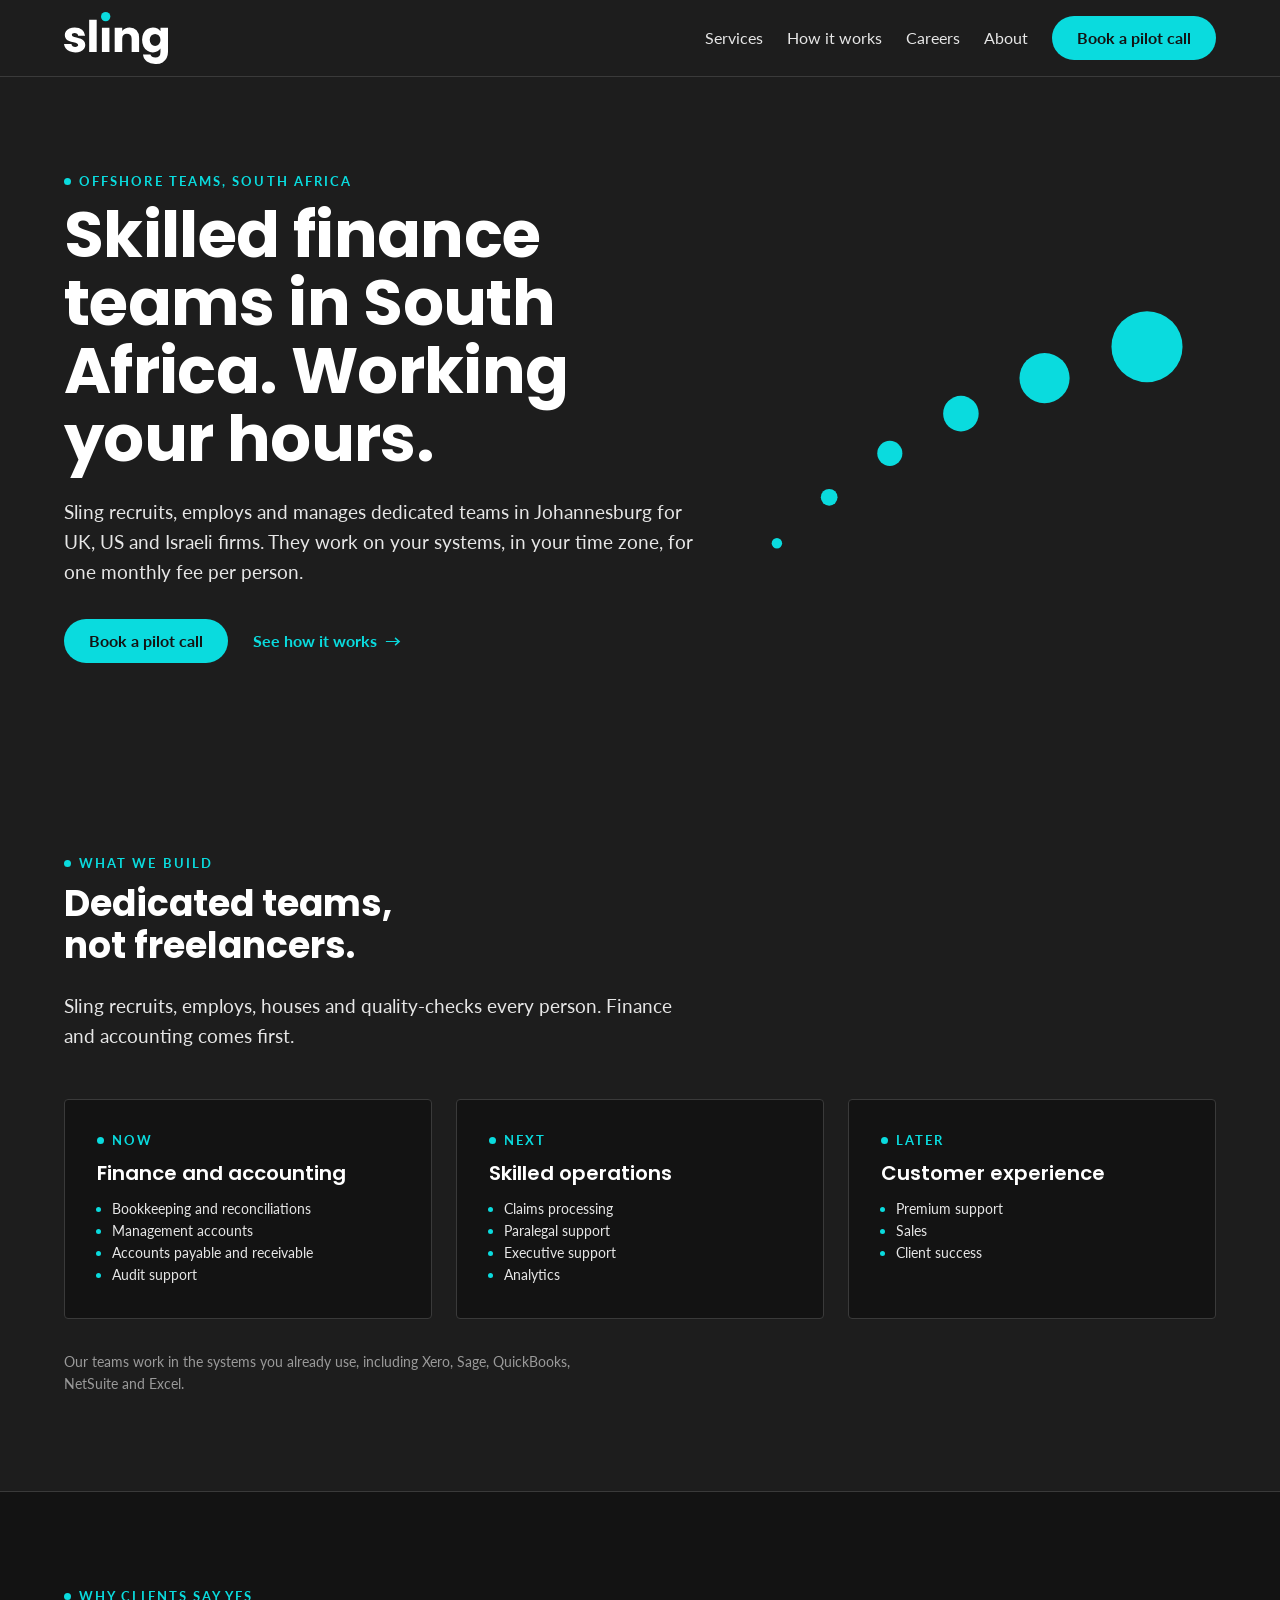
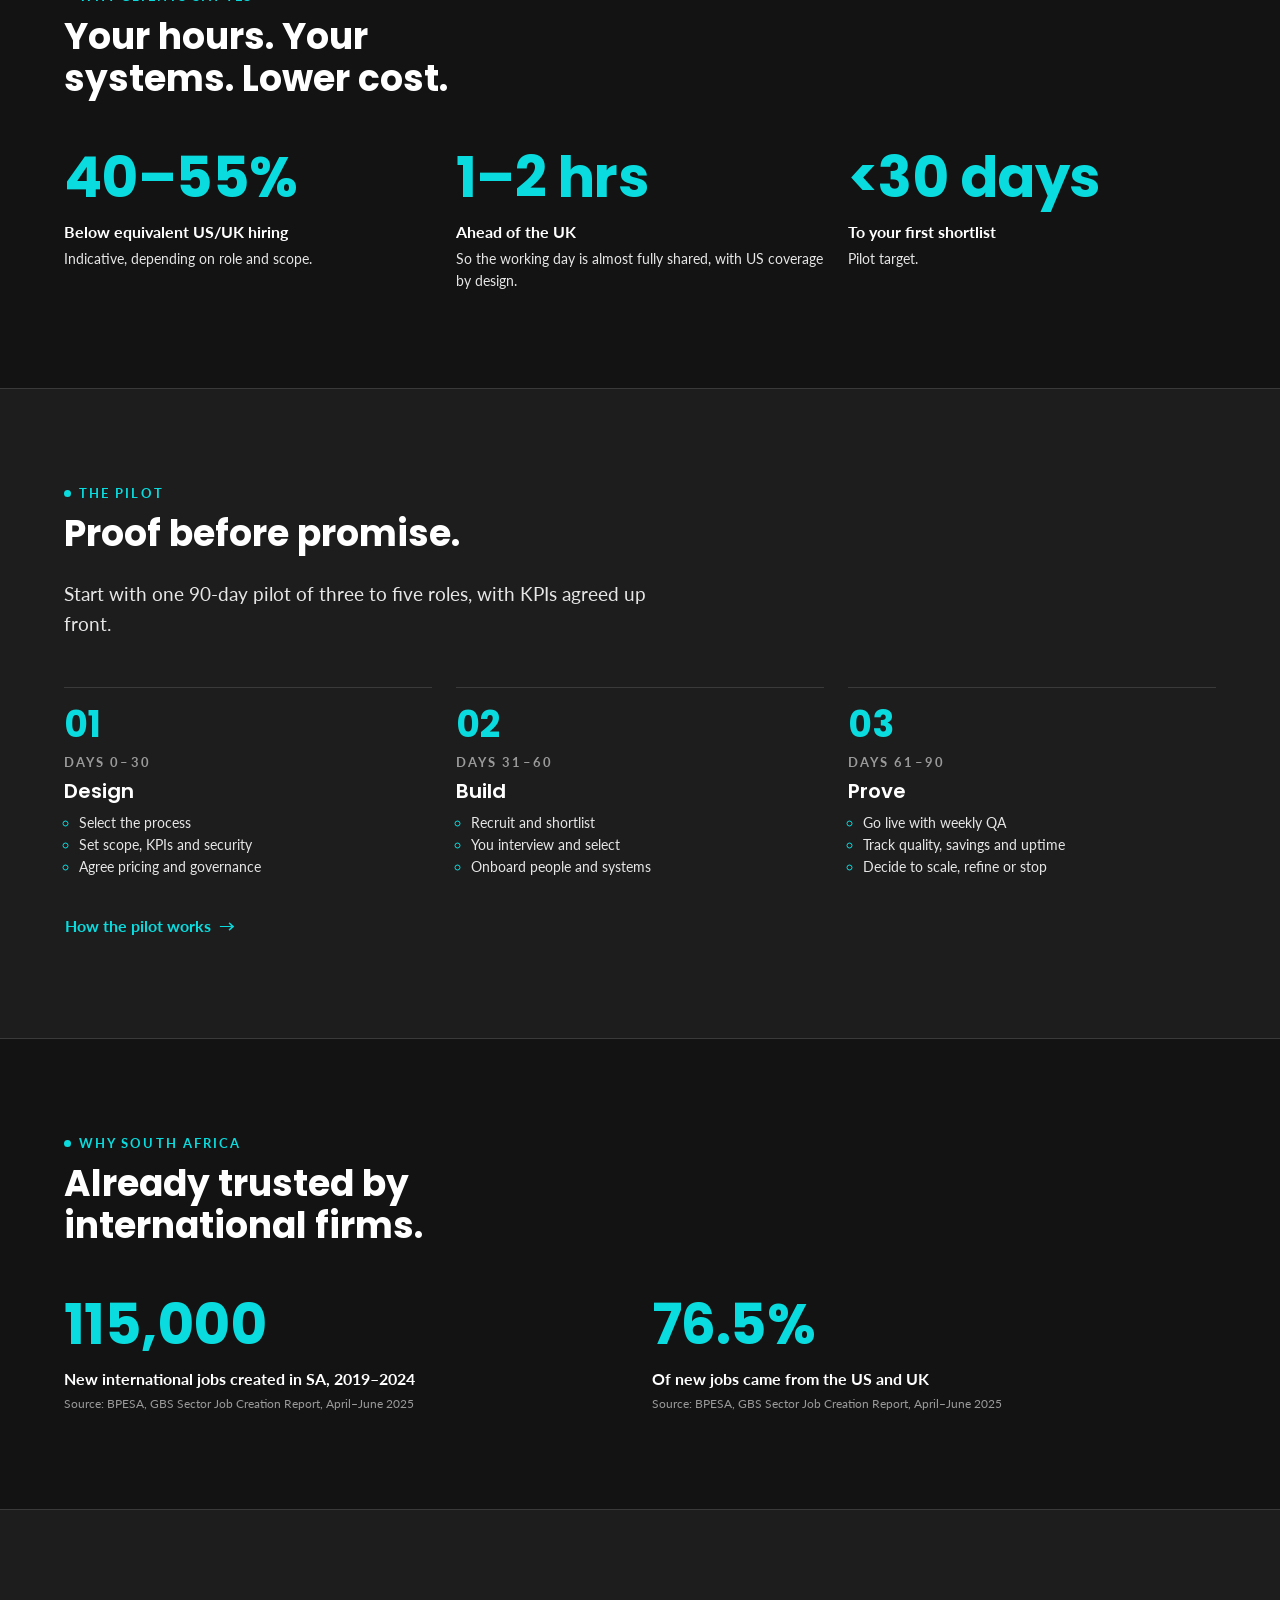
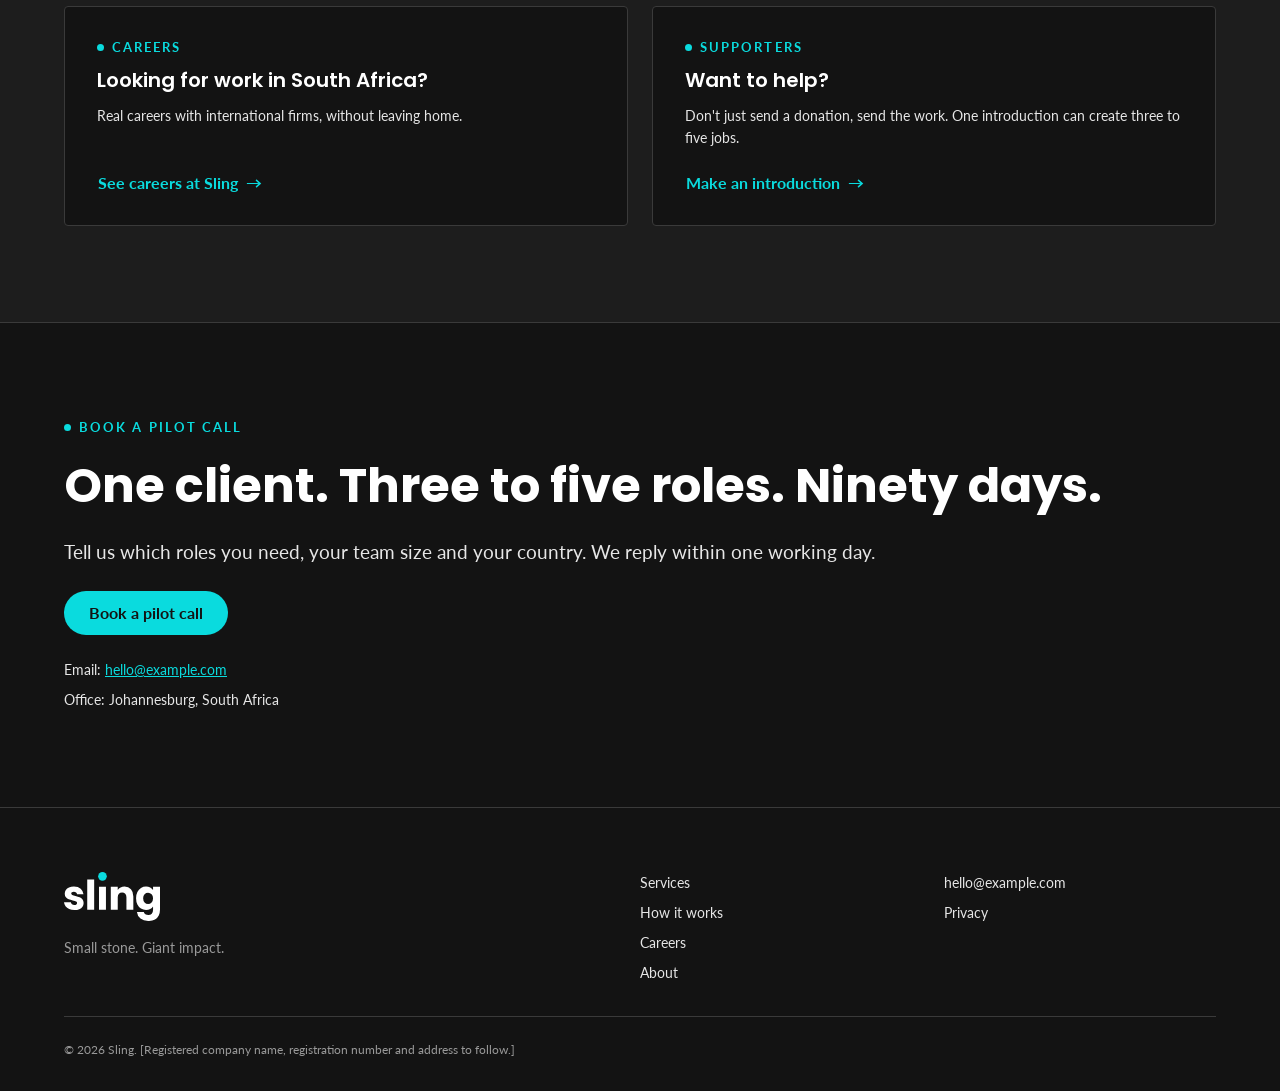
<file: site/index.html>
<!doctype html>
<html lang="en-GB" data-theme="dark">
<head>
  <meta charset="utf-8">
  <meta name="viewport" content="width=device-width, initial-scale=1">
  <title>Sling: skilled finance teams in South Africa</title>
  <meta name="description" content="Dedicated, managed finance and accounting teams in South Africa for UK, US and Israeli firms. Start with one 90-day pilot.">
  <link rel="icon" href="assets/favicon.svg" type="image/svg+xml">
  <link rel="preconnect" href="https://fonts.googleapis.com">
  <link rel="preconnect" href="https://fonts.gstatic.com" crossorigin>
  <link rel="stylesheet" href="https://fonts.googleapis.com/css2?family=Poppins:wght@600;700&family=Lato:ital,wght@0,400;0,700;1,400&display=swap">
  <link rel="stylesheet" href="css/tokens.css">
  <link rel="stylesheet" href="css/components.css">
  <link rel="stylesheet" href="css/site.css">
</head>
<body>
<a class="skip-link" href="#main">Skip to content</a>

<header class="site-header">
  <div class="container">
    <a class="logo" href="index.html"><img src="assets/sling-logo-white.svg" alt="Sling home" width="104" height="53"></a>
    <nav class="nav" aria-label="Main">
      <ul>
        <li><a href="index.html#services">Services</a></li>
        <li><a href="how-it-works.html">How it works</a></li>
        <li><a href="careers.html">Careers</a></li>
        <li><a href="about.html">About</a></li>
      </ul>
      <a class="sl-btn sl-btn--primary" href="#contact">Book a pilot call</a>
    </nav>
  </div>
</header>

<main id="main">
  <section class="hero" aria-labelledby="hero-title">
    <div class="container">
      <div class="hero__text">
        <p class="sl-eyebrow"><span class="sl-eyebrow__dot" aria-hidden="true"></span>Offshore teams, South Africa</p>
        <h1 id="hero-title" class="display-xl">Skilled finance teams in South Africa. Working your hours.</h1>
        <p class="body-lg">Sling recruits, employs and manages dedicated teams in Johannesburg for UK, US and Israeli firms. They work on your systems, in your time zone, for one monthly fee per person.</p>
        <div class="actions">
          <a class="sl-btn sl-btn--primary" href="#contact">Book a pilot call</a>
          <a class="sl-btn sl-btn--ghost" href="how-it-works.html">See how it works<span aria-hidden="true"> →</span></a>
        </div>
      </div>
      <svg class="trajectory" viewBox="0 0 440 300" role="img" aria-label="Small cyan discs rising along an arc and growing larger">
        <circle cx="20" cy="270" r="5"/>
        <circle cx="70" cy="226" r="8"/>
        <circle cx="128" cy="184" r="12"/>
        <circle cx="196" cy="146" r="17"/>
        <circle cx="276" cy="112" r="24"/>
        <circle cx="374" cy="82" r="34"/>
      </svg>
    </div>
  </section>

  <section class="section" id="services" aria-labelledby="services-title">
    <div class="container">
      <div class="intro">
        <p class="sl-eyebrow"><span class="sl-eyebrow__dot" aria-hidden="true"></span>What we build</p>
        <h2 id="services-title" class="heading-1">Dedicated teams, not freelancers.</h2>
        <p class="body-lg lede">Sling recruits, employs, houses and quality-checks every person. Finance and accounting comes first.</p>
      </div>
      <div class="grid">
        <article class="sl-card">
          <p class="sl-eyebrow"><span class="sl-eyebrow__dot" aria-hidden="true"></span>Now</p>
          <h3 class="sl-card__title">Finance and accounting</h3>
          <div class="sl-card__body">
            <ul>
              <li>Bookkeeping and reconciliations</li>
              <li>Management accounts</li>
              <li>Accounts payable and receivable</li>
              <li>Audit support</li>
            </ul>
          </div>
        </article>
        <article class="sl-card">
          <p class="sl-eyebrow"><span class="sl-eyebrow__dot" aria-hidden="true"></span>Next</p>
          <h3 class="sl-card__title">Skilled operations</h3>
          <div class="sl-card__body">
            <ul>
              <li>Claims processing</li>
              <li>Paralegal support</li>
              <li>Executive support</li>
              <li>Analytics</li>
            </ul>
          </div>
        </article>
        <article class="sl-card">
          <p class="sl-eyebrow"><span class="sl-eyebrow__dot" aria-hidden="true"></span>Later</p>
          <h3 class="sl-card__title">Customer experience</h3>
          <div class="sl-card__body">
            <ul>
              <li>Premium support</li>
              <li>Sales</li>
              <li>Client success</li>
            </ul>
          </div>
        </article>
      </div>
      <p class="small caveat">Our teams work in the systems you already use, including Xero, Sage, QuickBooks, NetSuite and Excel.</p>
    </div>
  </section>

  <section class="section section--alt" aria-labelledby="why-title">
    <div class="container">
      <div class="intro">
        <p class="sl-eyebrow"><span class="sl-eyebrow__dot" aria-hidden="true"></span>Why clients say yes</p>
        <h2 id="why-title" class="heading-1">Your hours. Your systems. Lower cost.</h2>
      </div>
      <div class="grid">
        <figure class="sl-stat">
          <div class="sl-stat__value">40–55%</div>
          <figcaption class="sl-stat__caption">
            <span class="sl-stat__label">Below equivalent US/UK hiring</span>
            <span class="sl-stat__note">Indicative, depending on role and scope.</span>
          </figcaption>
        </figure>
        <figure class="sl-stat">
          <div class="sl-stat__value">1–2 hrs</div>
          <figcaption class="sl-stat__caption">
            <span class="sl-stat__label">Ahead of the UK</span>
            <span class="sl-stat__note">So the working day is almost fully shared, with US coverage by design.</span>
          </figcaption>
        </figure>
        <figure class="sl-stat">
          <div class="sl-stat__value">&lt;30 days</div>
          <figcaption class="sl-stat__caption">
            <span class="sl-stat__label">To your first shortlist</span>
            <span class="sl-stat__note">Pilot target.</span>
          </figcaption>
        </figure>
      </div>
    </div>
  </section>

  <section class="section" aria-labelledby="pilot-title">
    <div class="container">
      <div class="intro">
        <p class="sl-eyebrow"><span class="sl-eyebrow__dot" aria-hidden="true"></span>The pilot</p>
        <h2 id="pilot-title" class="heading-1">Proof before promise.</h2>
        <p class="body-lg lede">Start with one 90-day pilot of three to five roles, with KPIs agreed up front.</p>
      </div>
      <ol class="grid">
        <li class="sl-step">
          <div class="sl-step__num" aria-hidden="true">01</div>
          <p class="sl-step__window">Days 0–30</p>
          <h3 class="sl-step__title">Design</h3>
          <ul class="sl-step__list"><li>Select the process</li><li>Set scope, KPIs and security</li><li>Agree pricing and governance</li></ul>
        </li>
        <li class="sl-step">
          <div class="sl-step__num" aria-hidden="true">02</div>
          <p class="sl-step__window">Days 31–60</p>
          <h3 class="sl-step__title">Build</h3>
          <ul class="sl-step__list"><li>Recruit and shortlist</li><li>You interview and select</li><li>Onboard people and systems</li></ul>
        </li>
        <li class="sl-step">
          <div class="sl-step__num" aria-hidden="true">03</div>
          <p class="sl-step__window">Days 61–90</p>
          <h3 class="sl-step__title">Prove</h3>
          <ul class="sl-step__list"><li>Go live with weekly QA</li><li>Track quality, savings and uptime</li><li>Decide to scale, refine or stop</li></ul>
        </li>
      </ol>
      <p class="after-grid"><a class="sl-btn sl-btn--ghost" href="how-it-works.html">How the pilot works<span aria-hidden="true"> →</span></a></p>
    </div>
  </section>

  <section class="section section--alt" aria-labelledby="sa-title">
    <div class="container">
      <div class="intro">
        <p class="sl-eyebrow"><span class="sl-eyebrow__dot" aria-hidden="true"></span>Why South Africa</p>
        <h2 id="sa-title" class="heading-1">Already trusted by international firms.</h2>
      </div>
      <div class="grid grid--2">
        <figure class="sl-stat">
          <div class="sl-stat__value">115,000</div>
          <figcaption class="sl-stat__caption">
            <span class="sl-stat__label">New international jobs created in SA, 2019–2024</span>
            <cite class="sl-stat__source">Source: BPESA, GBS Sector Job Creation Report, April–June 2025</cite>
          </figcaption>
        </figure>
        <figure class="sl-stat">
          <div class="sl-stat__value">76.5%</div>
          <figcaption class="sl-stat__caption">
            <span class="sl-stat__label">Of new jobs came from the US and UK</span>
            <cite class="sl-stat__source">Source: BPESA, GBS Sector Job Creation Report, April–June 2025</cite>
          </figcaption>
        </figure>
      </div>
    </div>
  </section>

  <section class="section" aria-label="For candidates and supporters">
    <div class="container">
      <div class="grid grid--2">
        <article class="sl-card">
          <p class="sl-eyebrow"><span class="sl-eyebrow__dot" aria-hidden="true"></span>Careers</p>
          <h3 class="sl-card__title">Looking for work in South Africa?</h3>
          <div class="sl-card__body"><p>Real careers with international firms, without leaving home.</p></div>
          <a class="sl-btn sl-btn--ghost" href="careers.html">See careers at Sling<span aria-hidden="true"> →</span></a>
        </article>
        <article class="sl-card">
          <p class="sl-eyebrow"><span class="sl-eyebrow__dot" aria-hidden="true"></span>Supporters</p>
          <h3 class="sl-card__title">Want to help?</h3>
          <div class="sl-card__body"><p>Don't just send a donation, send the work. One introduction can create three to five jobs.</p></div>
          <a class="sl-btn sl-btn--ghost" href="about.html#introduce">Make an introduction<span aria-hidden="true"> →</span></a>
        </article>
      </div>
    </div>
  </section>

  <section class="section section--alt" id="contact" aria-labelledby="contact-title">
    <div class="container cta">
      <p class="sl-eyebrow"><span class="sl-eyebrow__dot" aria-hidden="true"></span>Book a pilot call</p>
      <h2 id="contact-title" class="display-l">One client. Three to five roles. Ninety days.</h2>
      <p class="body-lg">Tell us which roles you need, your team size and your country. We reply within one working day.</p>
      <a class="sl-btn sl-btn--primary" href="mailto:hello@example.com?subject=Pilot%20call%20request&amp;body=Name%3A%0ACompany%3A%0ACountry%3A%0ARoles%20needed%3A%0ATeam%20size%3A%0AHow%20you%20heard%20about%20us%3A%0A">Book a pilot call</a>
      <div class="contact-lines small">
        <span>Email: <a href="mailto:hello@example.com">hello@example.com</a></span>
        <span>Office: Johannesburg, South Africa</span>
      </div>
    </div>
  </section>
</main>

<footer class="site-footer">
  <div class="container">
    <div class="footer-brand">
      <img src="assets/sling-logo-white.svg" alt="Sling" width="96" height="49">
      <p class="small">Small stone. Giant impact.</p>
    </div>
    <nav aria-label="Footer">
      <ul class="small">
        <li><a href="index.html#services">Services</a></li>
        <li><a href="how-it-works.html">How it works</a></li>
        <li><a href="careers.html">Careers</a></li>
        <li><a href="about.html">About</a></li>
      </ul>
    </nav>
    <ul class="small">
      <li><a href="mailto:hello@example.com">hello@example.com</a></li>
      <li><a href="privacy.html">Privacy</a></li>
    </ul>
    <p class="caption legal">© 2026 Sling. [Registered company name, registration number and address to follow.]</p>
  </div>
</footer>
</body>
</html>
</file>
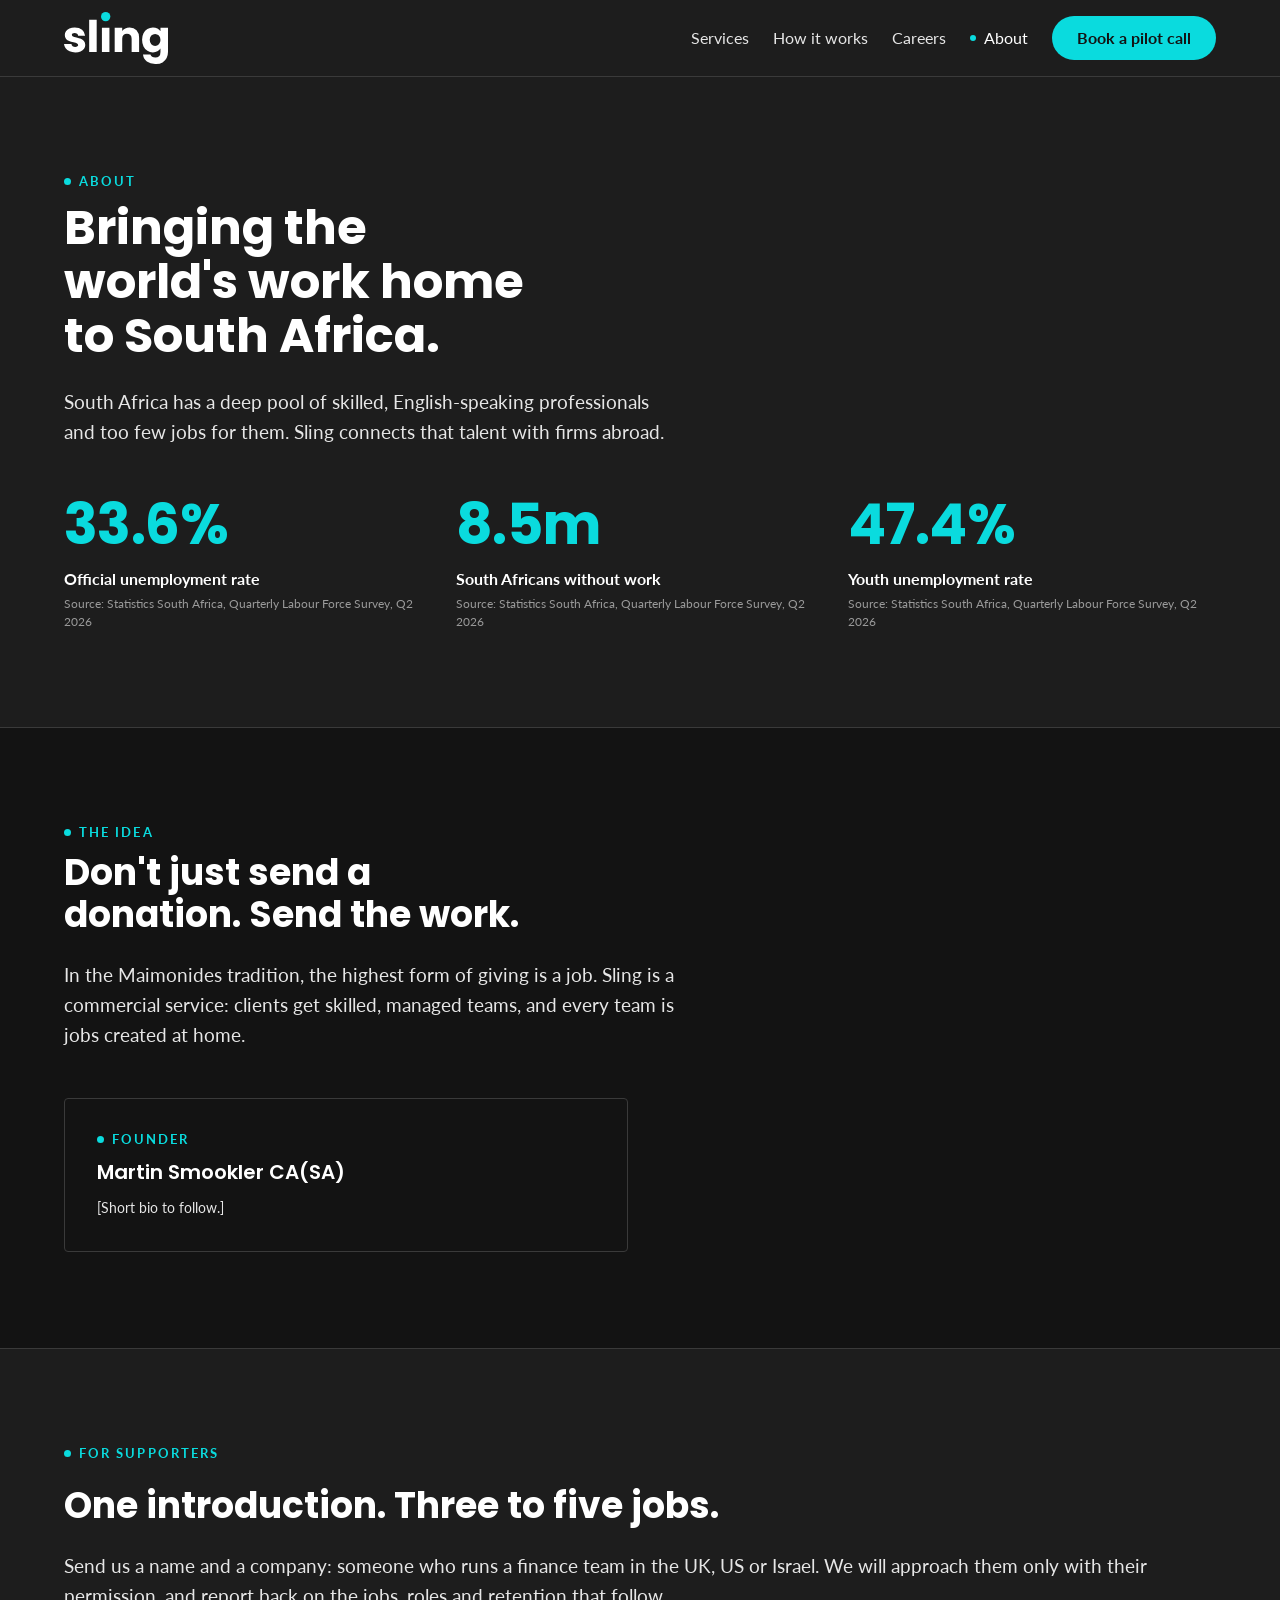
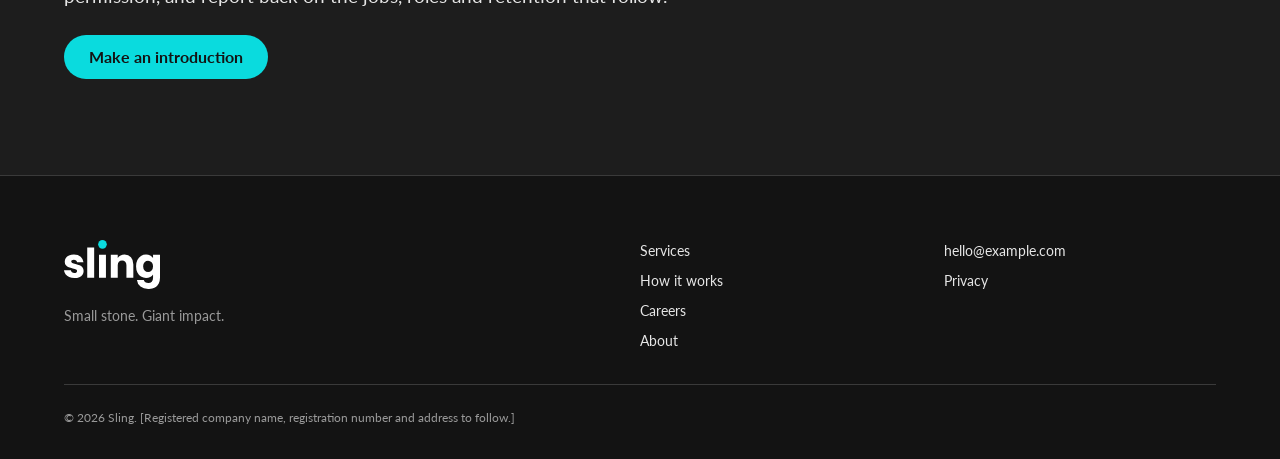
<file: site/about.html>
<!doctype html>
<html lang="en-GB" data-theme="dark">
<head>
  <meta charset="utf-8">
  <meta name="viewport" content="width=device-width, initial-scale=1">
  <title>About Sling</title>
  <meta name="description" content="Why Sling exists: South Africa has millions of skilled people without work. We bring the work here.">
  <link rel="icon" href="assets/favicon.svg" type="image/svg+xml">
  <link rel="preconnect" href="https://fonts.googleapis.com">
  <link rel="preconnect" href="https://fonts.gstatic.com" crossorigin>
  <link rel="stylesheet" href="https://fonts.googleapis.com/css2?family=Poppins:wght@600;700&family=Lato:ital,wght@0,400;0,700;1,400&display=swap">
  <link rel="stylesheet" href="css/tokens.css">
  <link rel="stylesheet" href="css/components.css">
  <link rel="stylesheet" href="css/site.css">
</head>
<body>
<a class="skip-link" href="#main">Skip to content</a>

<header class="site-header">
  <div class="container">
    <a class="logo" href="index.html"><img src="assets/sling-logo-white.svg" alt="Sling home" width="104" height="53"></a>
    <nav class="nav" aria-label="Main">
      <ul>
        <li><a href="index.html#services">Services</a></li>
        <li><a href="how-it-works.html">How it works</a></li>
        <li><a href="careers.html">Careers</a></li>
        <li><a href="about.html" aria-current="page">About</a></li>
      </ul>
      <a class="sl-btn sl-btn--primary" href="index.html#contact">Book a pilot call</a>
    </nav>
  </div>
</header>

<main id="main">
<section class="section" aria-labelledby="t">
    <div class="container">
      <div class="intro">
        <p class="sl-eyebrow"><span class="sl-eyebrow__dot" aria-hidden="true"></span>About</p>
        <h1 id="t" class="display-l">Bringing the world's work home to South Africa.</h1>
        <p class="body-lg lede">South Africa has a deep pool of skilled, English-speaking professionals and too few jobs for them. Sling connects that talent with firms abroad.</p>
      </div>
      <div class="grid">
        <figure class="sl-stat"><div class="sl-stat__value">33.6%</div><figcaption class="sl-stat__caption"><span class="sl-stat__label">Official unemployment rate</span><cite class="sl-stat__source">Source: Statistics South Africa, Quarterly Labour Force Survey, Q2 2026</cite></figcaption></figure>
        <figure class="sl-stat"><div class="sl-stat__value">8.5m</div><figcaption class="sl-stat__caption"><span class="sl-stat__label">South Africans without work</span><cite class="sl-stat__source">Source: Statistics South Africa, Quarterly Labour Force Survey, Q2 2026</cite></figcaption></figure>
        <figure class="sl-stat"><div class="sl-stat__value">47.4%</div><figcaption class="sl-stat__caption"><span class="sl-stat__label">Youth unemployment rate</span><cite class="sl-stat__source">Source: Statistics South Africa, Quarterly Labour Force Survey, Q2 2026</cite></figcaption></figure>
      </div>
    </div>
  </section>

  <section class="section section--alt" aria-labelledby="idea">
    <div class="container">
      <div class="intro">
        <p class="sl-eyebrow"><span class="sl-eyebrow__dot" aria-hidden="true"></span>The idea</p>
        <h2 id="idea" class="heading-1">Don't just send a donation. Send the work.</h2>
        <p class="body-lg lede">In the Maimonides tradition, the highest form of giving is a job. Sling is a commercial service: clients get skilled, managed teams, and every team is jobs created at home.</p>
      </div>
      <div class="grid grid--2">
        <article class="sl-card"><p class="sl-eyebrow"><span class="sl-eyebrow__dot" aria-hidden="true"></span>Founder</p><h3 class="sl-card__title">Martin Smookler CA(SA)</h3><div class="sl-card__body"><p>[Short bio to follow.]</p></div></article>
      </div>
    </div>
  </section>

  <section class="section" id="introduce" aria-labelledby="intro-t">
    <div class="container cta">
      <p class="sl-eyebrow"><span class="sl-eyebrow__dot" aria-hidden="true"></span>For supporters</p>
      <h2 id="intro-t" class="heading-1">One introduction. Three to five jobs.</h2>
      <p class="body-lg">Send us a name and a company: someone who runs a finance team in the UK, US or Israel. We will approach them only with their permission, and report back on the jobs, roles and retention that follow.</p>
      <a class="sl-btn sl-btn--primary" href="mailto:hello@example.com?subject=An%20introduction&amp;body=Your%20name%3A%0AContact%20name%3A%0ACompany%20and%20role%3A%0AHow%20you%20know%20them%3A%0AHave%20they%20agreed%20to%20be%20contacted%3F%20%28yes/no%29%0A">Make an introduction</a>
    </div>
  </section>
</main>

<footer class="site-footer">
  <div class="container">
    <div class="footer-brand">
      <img src="assets/sling-logo-white.svg" alt="Sling" width="96" height="49">
      <p class="small">Small stone. Giant impact.</p>
    </div>
    <nav aria-label="Footer">
      <ul class="small">
        <li><a href="index.html#services">Services</a></li>
        <li><a href="how-it-works.html">How it works</a></li>
        <li><a href="careers.html">Careers</a></li>
        <li><a href="about.html">About</a></li>
      </ul>
    </nav>
    <ul class="small">
      <li><a href="mailto:hello@example.com">hello@example.com</a></li>
      <li><a href="privacy.html">Privacy</a></li>
    </ul>
    <p class="caption legal">© 2026 Sling. [Registered company name, registration number and address to follow.]</p>
  </div>
</footer>
</body>
</html>
</file>
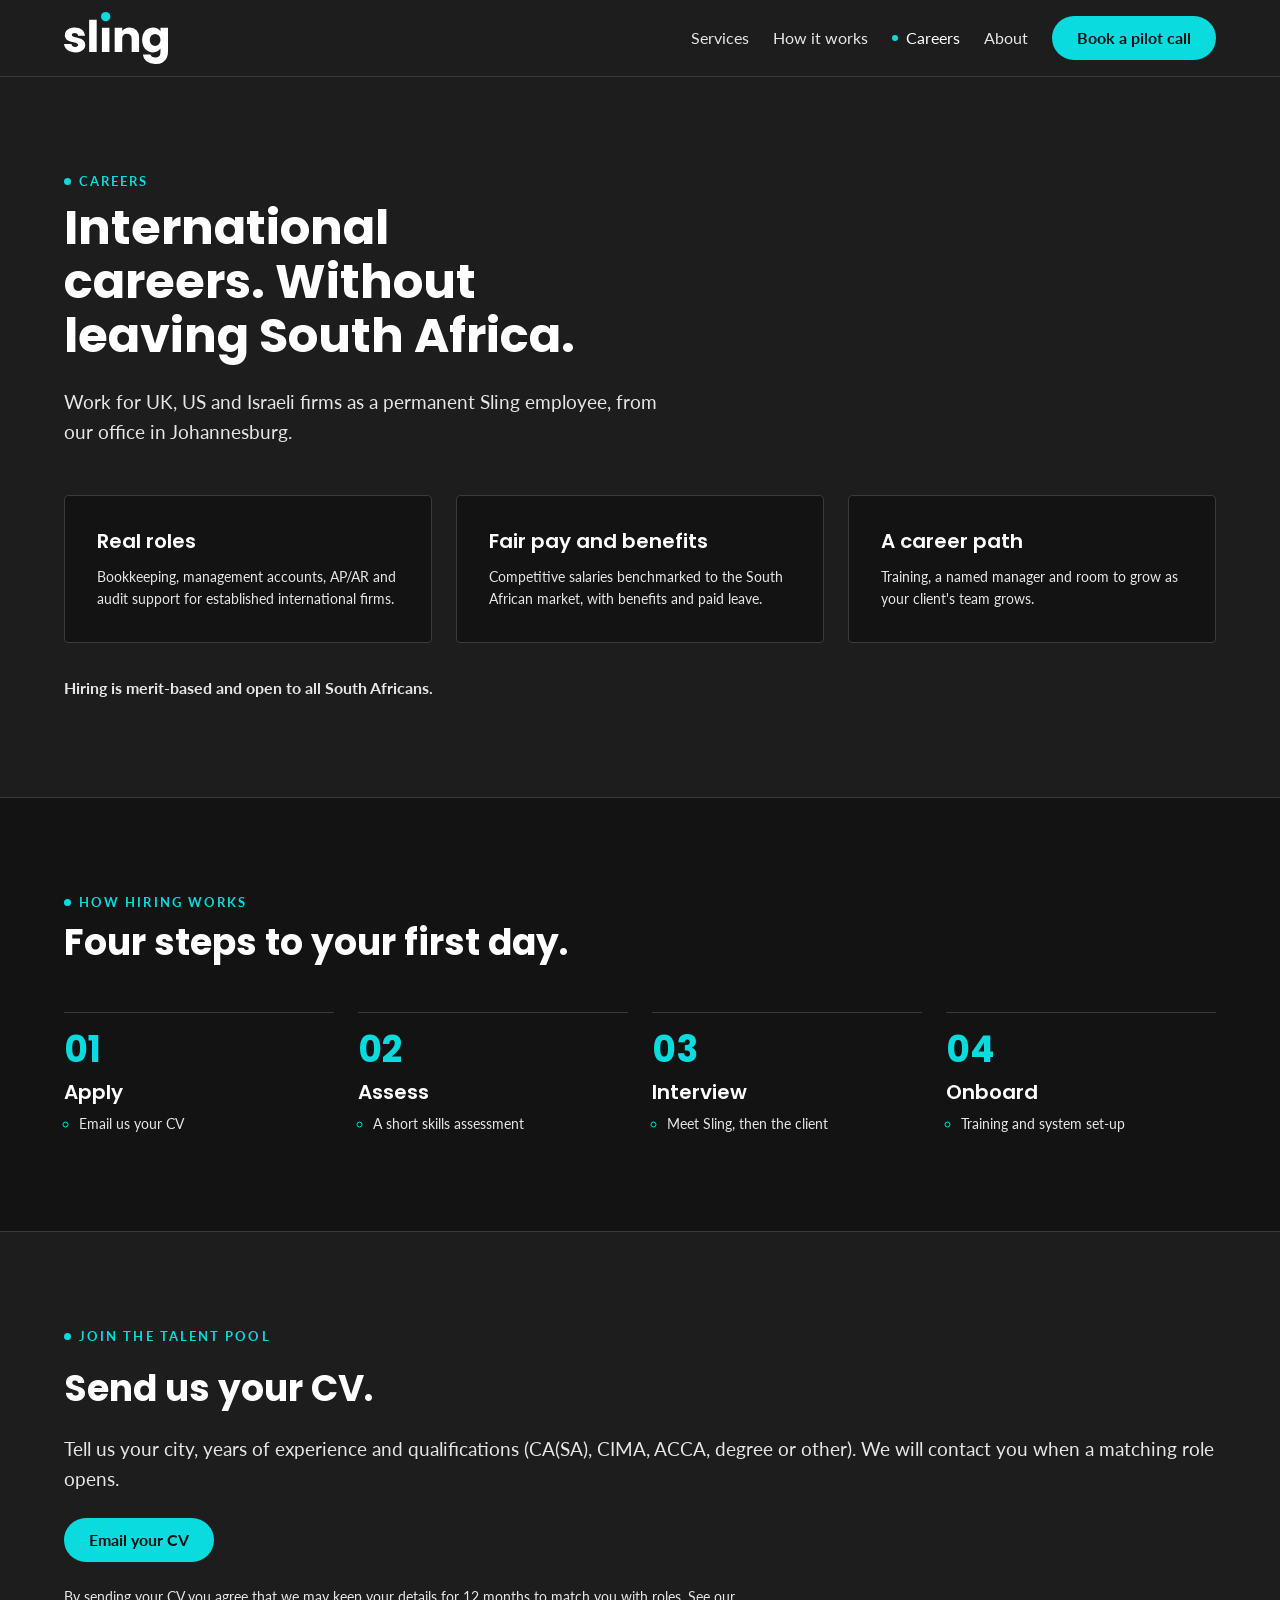
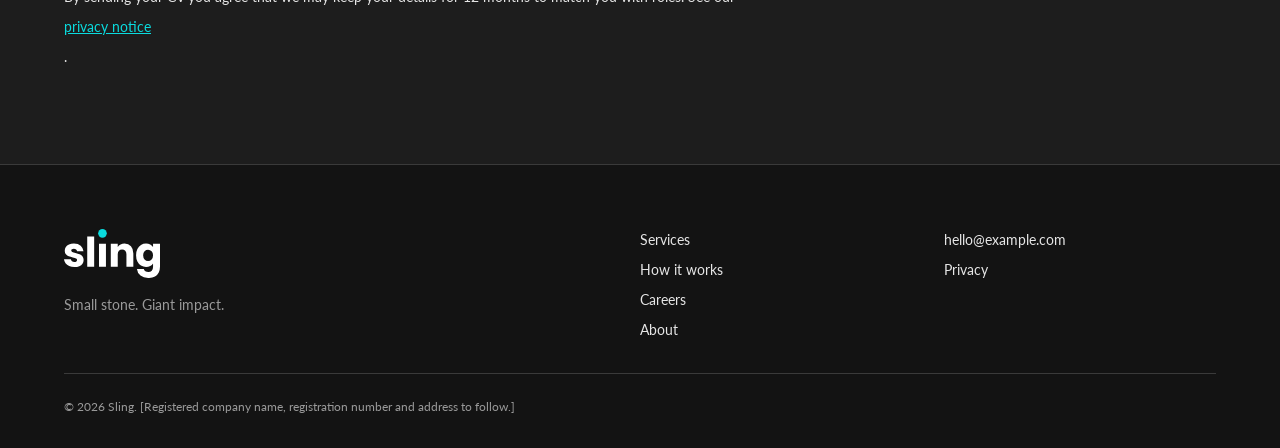
<file: site/careers.html>
<!doctype html>
<html lang="en-GB" data-theme="dark">
<head>
  <meta charset="utf-8">
  <meta name="viewport" content="width=device-width, initial-scale=1">
  <title>Careers in South Africa | Sling</title>
  <meta name="description" content="Finance and accounting careers with international firms, based in Johannesburg. Hiring is merit-based and open to all South Africans.">
  <link rel="icon" href="assets/favicon.svg" type="image/svg+xml">
  <link rel="preconnect" href="https://fonts.googleapis.com">
  <link rel="preconnect" href="https://fonts.gstatic.com" crossorigin>
  <link rel="stylesheet" href="https://fonts.googleapis.com/css2?family=Poppins:wght@600;700&family=Lato:ital,wght@0,400;0,700;1,400&display=swap">
  <link rel="stylesheet" href="css/tokens.css">
  <link rel="stylesheet" href="css/components.css">
  <link rel="stylesheet" href="css/site.css">
</head>
<body>
<a class="skip-link" href="#main">Skip to content</a>

<header class="site-header">
  <div class="container">
    <a class="logo" href="index.html"><img src="assets/sling-logo-white.svg" alt="Sling home" width="104" height="53"></a>
    <nav class="nav" aria-label="Main">
      <ul>
        <li><a href="index.html#services">Services</a></li>
        <li><a href="how-it-works.html">How it works</a></li>
        <li><a href="careers.html" aria-current="page">Careers</a></li>
        <li><a href="about.html">About</a></li>
      </ul>
      <a class="sl-btn sl-btn--primary" href="index.html#contact">Book a pilot call</a>
    </nav>
  </div>
</header>

<main id="main">
<section class="section" aria-labelledby="t">
    <div class="container">
      <div class="intro">
        <p class="sl-eyebrow"><span class="sl-eyebrow__dot" aria-hidden="true"></span>Careers</p>
        <h1 id="t" class="display-l">International careers. Without leaving South Africa.</h1>
        <p class="body-lg lede">Work for UK, US and Israeli firms as a permanent Sling employee, from our office in Johannesburg.</p>
      </div>
      <div class="grid">
        <article class="sl-card"><h3 class="sl-card__title">Real roles</h3><div class="sl-card__body"><p>Bookkeeping, management accounts, AP/AR and audit support for established international firms.</p></div></article>
        <article class="sl-card"><h3 class="sl-card__title">Fair pay and benefits</h3><div class="sl-card__body"><p>Competitive salaries benchmarked to the South African market, with benefits and paid leave.</p></div></article>
        <article class="sl-card"><h3 class="sl-card__title">A career path</h3><div class="sl-card__body"><p>Training, a named manager and room to grow as your client's team grows.</p></div></article>
      </div>
      <p class="body-strong after-grid">Hiring is merit-based and open to all South Africans.</p>
    </div>
  </section>

  <section class="section section--alt" aria-labelledby="steps">
    <div class="container">
      <div class="intro">
        <p class="sl-eyebrow"><span class="sl-eyebrow__dot" aria-hidden="true"></span>How hiring works</p>
        <h2 id="steps" class="heading-1">Four steps to your first day.</h2>
      </div>
      <ol class="grid grid--4">
        <li class="sl-step"><div class="sl-step__num" aria-hidden="true">01</div><h3 class="sl-step__title">Apply</h3><ul class="sl-step__list"><li>Email us your CV</li></ul></li>
        <li class="sl-step"><div class="sl-step__num" aria-hidden="true">02</div><h3 class="sl-step__title">Assess</h3><ul class="sl-step__list"><li>A short skills assessment</li></ul></li>
        <li class="sl-step"><div class="sl-step__num" aria-hidden="true">03</div><h3 class="sl-step__title">Interview</h3><ul class="sl-step__list"><li>Meet Sling, then the client</li></ul></li>
        <li class="sl-step"><div class="sl-step__num" aria-hidden="true">04</div><h3 class="sl-step__title">Onboard</h3><ul class="sl-step__list"><li>Training and system set-up</li></ul></li>
      </ol>
    </div>
  </section>

  <section class="section" aria-labelledby="apply">
    <div class="container cta">
      <p class="sl-eyebrow"><span class="sl-eyebrow__dot" aria-hidden="true"></span>Join the talent pool</p>
      <h2 id="apply" class="heading-1">Send us your CV.</h2>
      <p class="body-lg">Tell us your city, years of experience and qualifications (CA(SA), CIMA, ACCA, degree or other). We will contact you when a matching role opens.</p>
      <a class="sl-btn sl-btn--primary" href="mailto:hello@example.com?subject=Talent%20pool%3A%20finance%20and%20accounting&amp;body=Name%3A%0APhone%3A%0ACity%3A%0AYears%20of%20experience%3A%0AQualification%3A%0A%0A%28Please%20attach%20your%20CV%20as%20a%20PDF.%29%0A">Email your CV</a>
      <p class="small contact-lines">By sending your CV you agree that we may keep your details for 12 months to match you with roles. See our <a href="privacy.html">privacy notice</a>.</p>
    </div>
  </section>
</main>

<footer class="site-footer">
  <div class="container">
    <div class="footer-brand">
      <img src="assets/sling-logo-white.svg" alt="Sling" width="96" height="49">
      <p class="small">Small stone. Giant impact.</p>
    </div>
    <nav aria-label="Footer">
      <ul class="small">
        <li><a href="index.html#services">Services</a></li>
        <li><a href="how-it-works.html">How it works</a></li>
        <li><a href="careers.html">Careers</a></li>
        <li><a href="about.html">About</a></li>
      </ul>
    </nav>
    <ul class="small">
      <li><a href="mailto:hello@example.com">hello@example.com</a></li>
      <li><a href="privacy.html">Privacy</a></li>
    </ul>
    <p class="caption legal">© 2026 Sling. [Registered company name, registration number and address to follow.]</p>
  </div>
</footer>
</body>
</html>
</file>
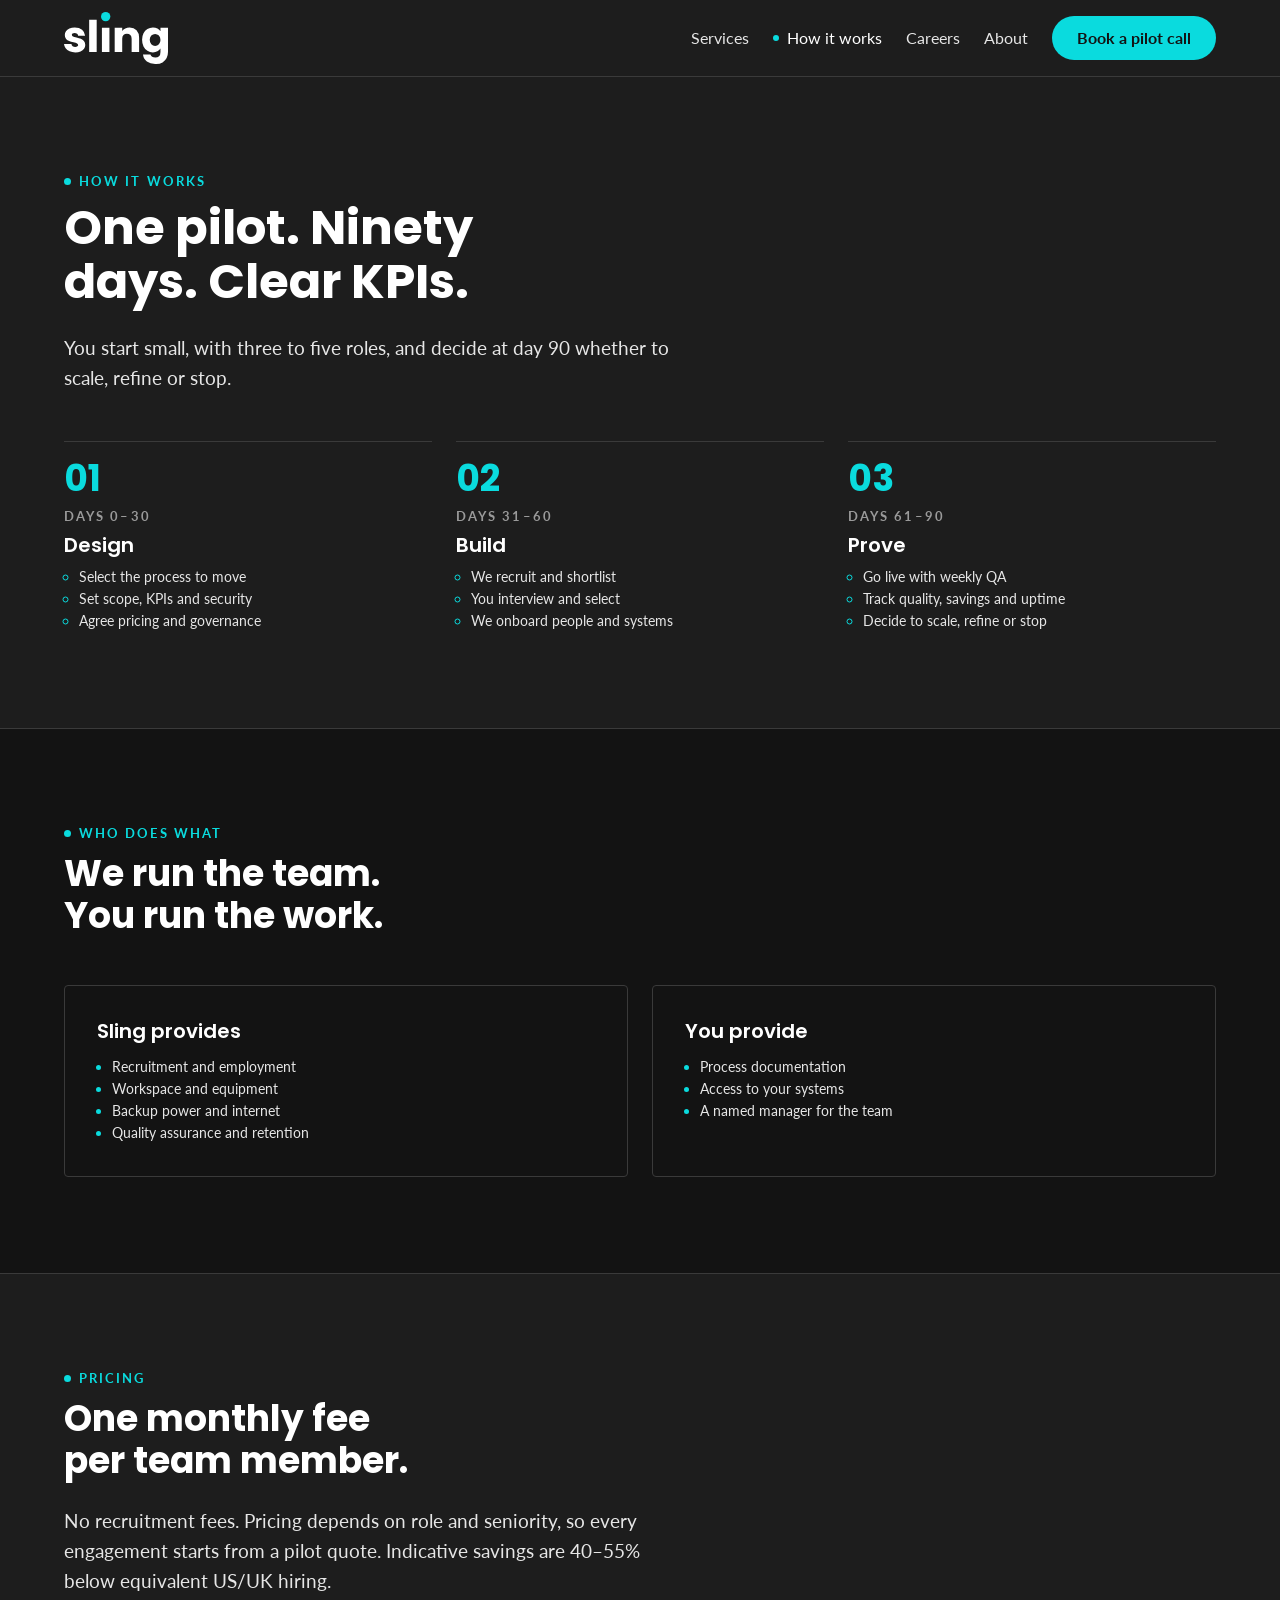
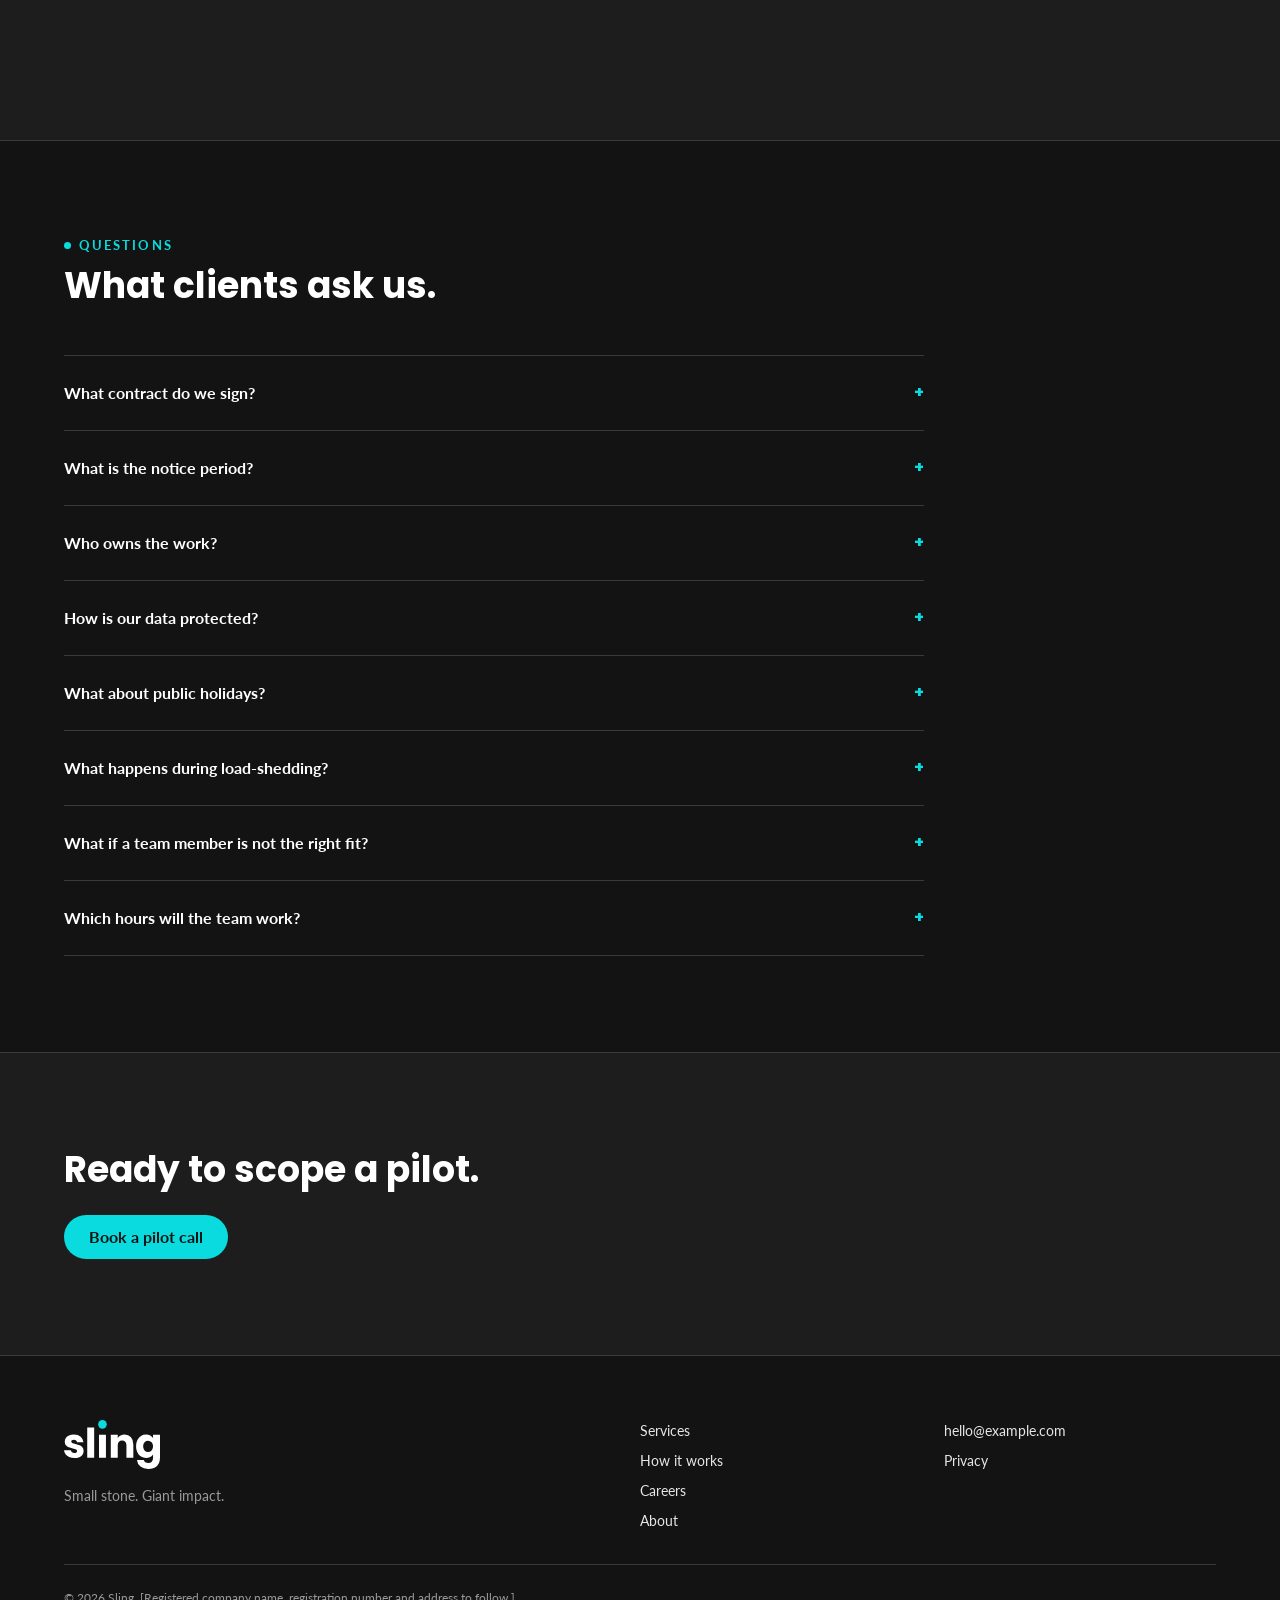
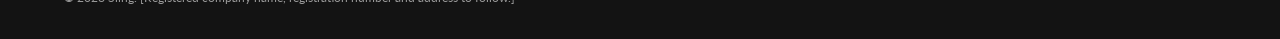
<file: site/how-it-works.html>
<!doctype html>
<html lang="en-GB" data-theme="dark">
<head>
  <meta charset="utf-8">
  <meta name="viewport" content="width=device-width, initial-scale=1">
  <title>How it works: the 90-day pilot | Sling</title>
  <meta name="description" content="How a Sling pilot runs: design, build and prove over 90 days, with KPIs agreed up front and one monthly fee per team member.">
  <link rel="icon" href="assets/favicon.svg" type="image/svg+xml">
  <link rel="preconnect" href="https://fonts.googleapis.com">
  <link rel="preconnect" href="https://fonts.gstatic.com" crossorigin>
  <link rel="stylesheet" href="https://fonts.googleapis.com/css2?family=Poppins:wght@600;700&family=Lato:ital,wght@0,400;0,700;1,400&display=swap">
  <link rel="stylesheet" href="css/tokens.css">
  <link rel="stylesheet" href="css/components.css">
  <link rel="stylesheet" href="css/site.css">
</head>
<body>
<a class="skip-link" href="#main">Skip to content</a>

<header class="site-header">
  <div class="container">
    <a class="logo" href="index.html"><img src="assets/sling-logo-white.svg" alt="Sling home" width="104" height="53"></a>
    <nav class="nav" aria-label="Main">
      <ul>
        <li><a href="index.html#services">Services</a></li>
        <li><a href="how-it-works.html" aria-current="page">How it works</a></li>
        <li><a href="careers.html">Careers</a></li>
        <li><a href="about.html">About</a></li>
      </ul>
      <a class="sl-btn sl-btn--primary" href="index.html#contact">Book a pilot call</a>
    </nav>
  </div>
</header>

<main id="main">
<section class="section" aria-labelledby="t">
    <div class="container">
      <div class="intro">
        <p class="sl-eyebrow"><span class="sl-eyebrow__dot" aria-hidden="true"></span>How it works</p>
        <h1 id="t" class="display-l">One pilot. Ninety days. Clear KPIs.</h1>
        <p class="body-lg lede">You start small, with three to five roles, and decide at day 90 whether to scale, refine or stop.</p>
      </div>
      <ol class="grid">
        <li class="sl-step"><div class="sl-step__num" aria-hidden="true">01</div><p class="sl-step__window">Days 0–30</p><h3 class="sl-step__title">Design</h3>
          <ul class="sl-step__list"><li>Select the process to move</li><li>Set scope, KPIs and security</li><li>Agree pricing and governance</li></ul></li>
        <li class="sl-step"><div class="sl-step__num" aria-hidden="true">02</div><p class="sl-step__window">Days 31–60</p><h3 class="sl-step__title">Build</h3>
          <ul class="sl-step__list"><li>We recruit and shortlist</li><li>You interview and select</li><li>We onboard people and systems</li></ul></li>
        <li class="sl-step"><div class="sl-step__num" aria-hidden="true">03</div><p class="sl-step__window">Days 61–90</p><h3 class="sl-step__title">Prove</h3>
          <ul class="sl-step__list"><li>Go live with weekly QA</li><li>Track quality, savings and uptime</li><li>Decide to scale, refine or stop</li></ul></li>
      </ol>
    </div>
  </section>

  <section class="section section--alt" aria-labelledby="who">
    <div class="container">
      <div class="intro">
        <p class="sl-eyebrow"><span class="sl-eyebrow__dot" aria-hidden="true"></span>Who does what</p>
        <h2 id="who" class="heading-1">We run the team. You run the work.</h2>
      </div>
      <div class="split">
        <article class="sl-card"><h3 class="sl-card__title">Sling provides</h3><div class="sl-card__body"><ul>
          <li>Recruitment and employment</li><li>Workspace and equipment</li><li>Backup power and internet</li><li>Quality assurance and retention</li></ul></div></article>
        <article class="sl-card"><h3 class="sl-card__title">You provide</h3><div class="sl-card__body"><ul>
          <li>Process documentation</li><li>Access to your systems</li><li>A named manager for the team</li></ul></div></article>
      </div>
    </div>
  </section>

  <section class="section" aria-labelledby="price">
    <div class="container">
      <div class="intro">
        <p class="sl-eyebrow"><span class="sl-eyebrow__dot" aria-hidden="true"></span>Pricing</p>
        <h2 id="price" class="heading-1">One monthly fee per team member.</h2>
        <p class="body-lg lede">No recruitment fees. Pricing depends on role and seniority, so every engagement starts from a pilot quote. Indicative savings are 40–55% below equivalent US/UK hiring.</p>
      </div>
    </div>
  </section>

  <section class="section section--alt" aria-labelledby="faq">
    <div class="container">
      <div class="intro">
        <p class="sl-eyebrow"><span class="sl-eyebrow__dot" aria-hidden="true"></span>Questions</p>
        <h2 id="faq" class="heading-1">What clients ask us.</h2>
      </div>
      <div class="faq body">
        <details><summary class="body-strong">What contract do we sign?</summary><p>A services agreement with Sling for the pilot, plus a data processing agreement. Sling is the employer, so you do not take on any South African employment obligations.</p></details>
        <details><summary class="body-strong">What is the notice period?</summary><p>After the pilot, the notice period is set in the services agreement. [Notice period to be confirmed.]</p></details>
        <details><summary class="body-strong">Who owns the work?</summary><p>You do. All intellectual property created by your team for you belongs to you, and this is written into the agreement.</p></details>
        <details><summary class="body-strong">How is our data protected?</summary><p>The team works inside your systems, on managed devices, with access you control. We comply with POPIA and UK GDPR and sign a data processing agreement with every client.</p></details>
        <details><summary class="body-strong">What about public holidays?</summary><p>South African public holidays are planned for in advance, and cover is agreed with you during the Design phase.</p></details>
        <details><summary class="body-strong">What happens during load-shedding?</summary><p>Our workspace has backup power and backup internet, so the team keeps working through power cuts.</p></details>
        <details><summary class="body-strong">What if a team member is not the right fit?</summary><p>We replace them at no extra recruitment cost, and manage the handover.</p></details>
        <details><summary class="body-strong">Which hours will the team work?</summary><p>Yours. South Africa is one to two hours ahead of the UK, so the working day is almost fully shared. US coverage is arranged by shift.</p></details>
      </div>
    </div>
  </section>

  <section class="section" aria-labelledby="go">
    <div class="container cta">
      <h2 id="go" class="heading-1">Ready to scope a pilot.</h2>
      <a class="sl-btn sl-btn--primary" href="index.html#contact">Book a pilot call</a>
    </div>
  </section>
</main>

<footer class="site-footer">
  <div class="container">
    <div class="footer-brand">
      <img src="assets/sling-logo-white.svg" alt="Sling" width="96" height="49">
      <p class="small">Small stone. Giant impact.</p>
    </div>
    <nav aria-label="Footer">
      <ul class="small">
        <li><a href="index.html#services">Services</a></li>
        <li><a href="how-it-works.html">How it works</a></li>
        <li><a href="careers.html">Careers</a></li>
        <li><a href="about.html">About</a></li>
      </ul>
    </nav>
    <ul class="small">
      <li><a href="mailto:hello@example.com">hello@example.com</a></li>
      <li><a href="privacy.html">Privacy</a></li>
    </ul>
    <p class="caption legal">© 2026 Sling. [Registered company name, registration number and address to follow.]</p>
  </div>
</footer>
</body>
</html>
</file>
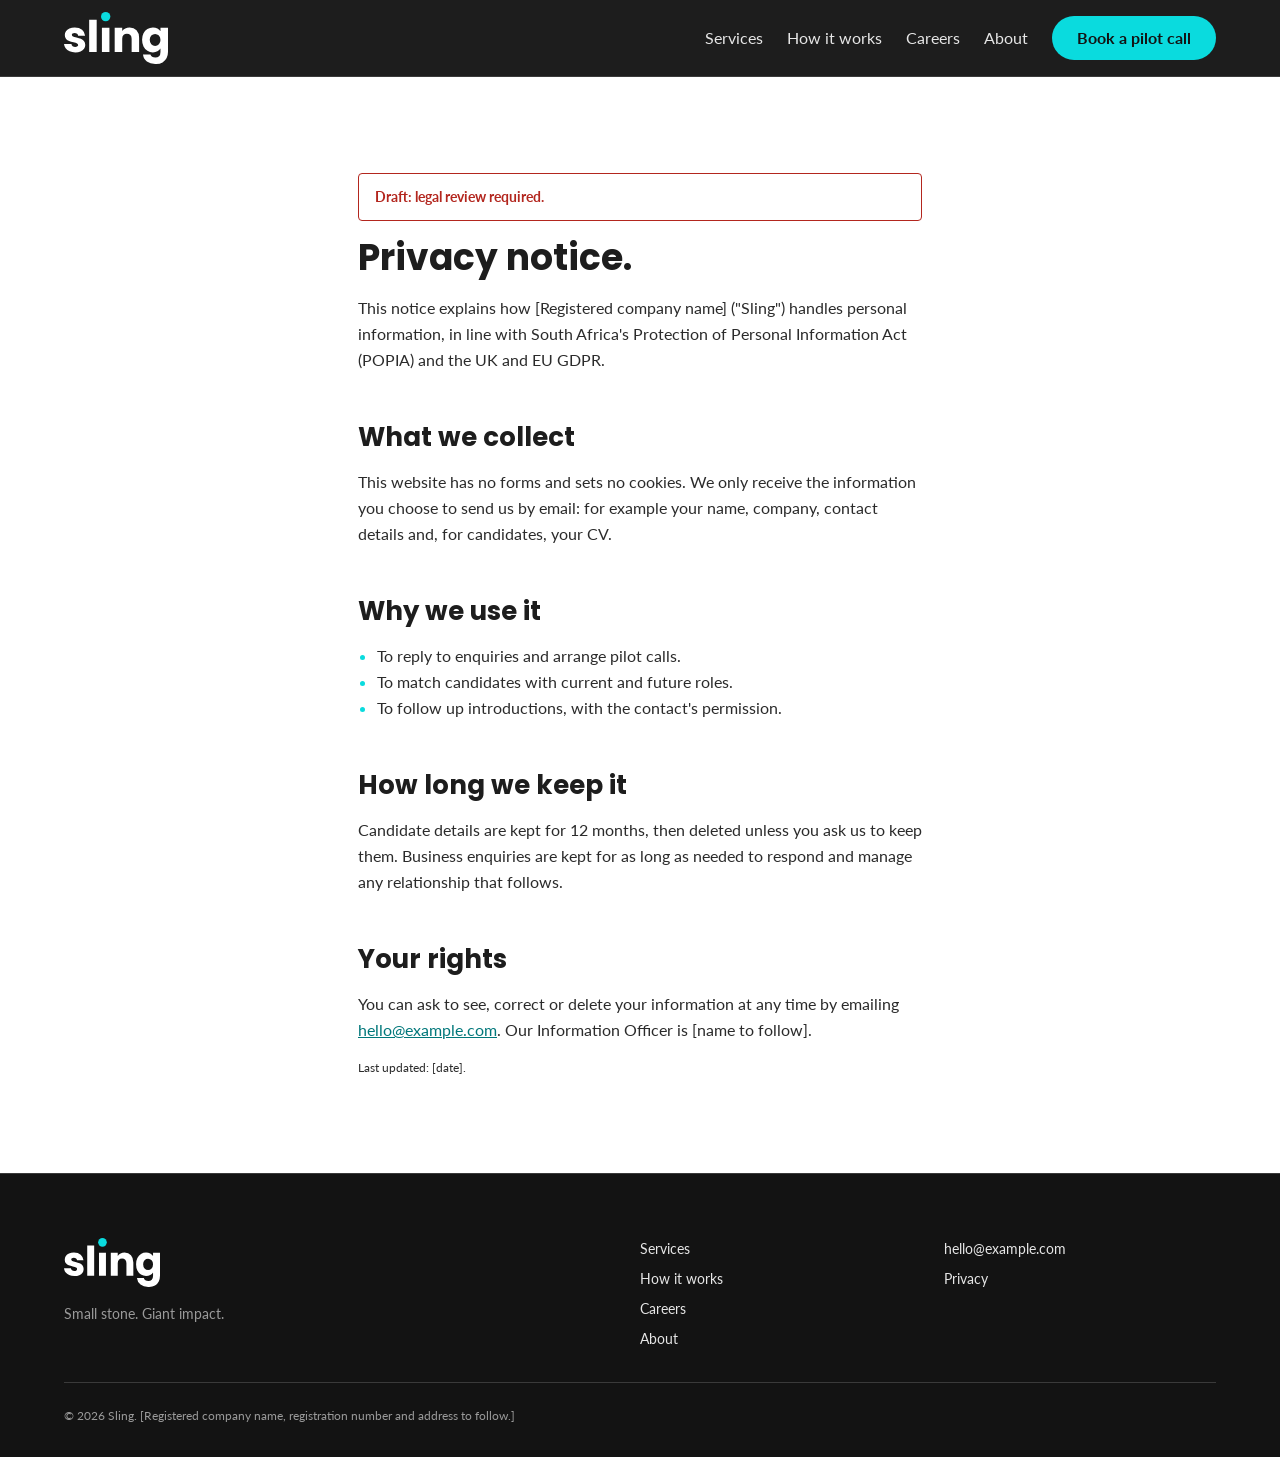
<file: site/privacy.html>
<!doctype html>
<html lang="en-GB" data-theme="dark">
<head>
  <meta charset="utf-8">
  <meta name="viewport" content="width=device-width, initial-scale=1">
  <title>Privacy notice | Sling</title>
  <meta name="description" content="How Sling handles personal information.">
  <link rel="icon" href="assets/favicon.svg" type="image/svg+xml">
  <link rel="preconnect" href="https://fonts.googleapis.com">
  <link rel="preconnect" href="https://fonts.gstatic.com" crossorigin>
  <link rel="stylesheet" href="https://fonts.googleapis.com/css2?family=Poppins:wght@600;700&family=Lato:ital,wght@0,400;0,700;1,400&display=swap">
  <link rel="stylesheet" href="css/tokens.css">
  <link rel="stylesheet" href="css/components.css">
  <link rel="stylesheet" href="css/site.css">
</head>
<body>
<a class="skip-link" href="#main">Skip to content</a>

<header class="site-header">
  <div class="container">
    <a class="logo" href="index.html"><img src="assets/sling-logo-white.svg" alt="Sling home" width="104" height="53"></a>
    <nav class="nav" aria-label="Main">
      <ul>
        <li><a href="index.html#services">Services</a></li>
        <li><a href="how-it-works.html">How it works</a></li>
        <li><a href="careers.html">Careers</a></li>
        <li><a href="about.html">About</a></li>
      </ul>
      <a class="sl-btn sl-btn--primary" href="index.html#contact">Book a pilot call</a>
    </nav>
  </div>
</header>

<main id="main" data-theme="light">
<section class="section" aria-labelledby="t">
    <div class="container prose">
      <p class="draft-flag small">Draft: legal review required.</p>
      <h1 id="t" class="heading-1">Privacy notice.</h1>
      <p>This notice explains how [Registered company name] ("Sling") handles personal information, in line with South Africa's Protection of Personal Information Act (POPIA) and the UK and EU GDPR.</p>
      <h2 class="heading-2">What we collect</h2>
      <p>This website has no forms and sets no cookies. We only receive the information you choose to send us by email: for example your name, company, contact details and, for candidates, your CV.</p>
      <h2 class="heading-2">Why we use it</h2>
      <ul>
        <li>To reply to enquiries and arrange pilot calls.</li>
        <li>To match candidates with current and future roles.</li>
        <li>To follow up introductions, with the contact's permission.</li>
      </ul>
      <h2 class="heading-2">How long we keep it</h2>
      <p>Candidate details are kept for 12 months, then deleted unless you ask us to keep them. Business enquiries are kept for as long as needed to respond and manage any relationship that follows.</p>
      <h2 class="heading-2">Your rights</h2>
      <p>You can ask to see, correct or delete your information at any time by emailing <a href="mailto:hello@example.com">hello@example.com</a>. Our Information Officer is [name to follow].</p>
      <p class="caption">Last updated: [date].</p>
    </div>
  </section>
</main>

<footer class="site-footer">
  <div class="container">
    <div class="footer-brand">
      <img src="assets/sling-logo-white.svg" alt="Sling" width="96" height="49">
      <p class="small">Small stone. Giant impact.</p>
    </div>
    <nav aria-label="Footer">
      <ul class="small">
        <li><a href="index.html#services">Services</a></li>
        <li><a href="how-it-works.html">How it works</a></li>
        <li><a href="careers.html">Careers</a></li>
        <li><a href="about.html">About</a></li>
      </ul>
    </nav>
    <ul class="small">
      <li><a href="mailto:hello@example.com">hello@example.com</a></li>
      <li><a href="privacy.html">Privacy</a></li>
    </ul>
    <p class="caption legal">© 2026 Sling. [Registered company name, registration number and address to follow.]</p>
  </div>
</footer>
</body>
</html>
</file>
<file: site/css/tokens.css>
/* Sling design tokens, generated from tokens.json. Dark is the default theme. */
:root,
[data-theme="dark"] {
  color-scheme: dark;
  --surface: #1d1d1d;
  --surface-raised: #131313;
  --surface-alt: #2a2a2c;
  --hairline: #3a3a3a;
  --ink: #ffffff;
  --ink-body: #e6e6e6;
  --ink-muted: #9a9a9a;
  --accent: #0adbde;
  --accent-text: #0adbde;
  --on-accent: #131313;
  --focus-ring: #0adbde;
  --signal-error: #ff7a6b;
  --brand-charcoal: #1d1d1d;
  --brand-black: #131313;
  --brand-cyan: #0adbde;
  --brand-white: #ffffff;
}

[data-theme="light"] {
  color-scheme: light;
  --surface: #ffffff;
  --surface-raised: #f4f7f7;
  --surface-alt: #eaeff0;
  --hairline: #d5dcdd;
  --ink: #1d1d1d;
  --ink-body: #2b2b2b;
  --ink-muted: #5e6466;
  --accent: #0adbde;
  --accent-text: #00777a;
  --on-accent: #131313;
  --focus-ring: #00777a;
  --signal-error: #b3261e;
  --brand-charcoal: #1d1d1d;
  --brand-black: #131313;
  --brand-cyan: #0adbde;
  --brand-white: #ffffff;
}

:root {
  --font-display: "Poppins", "Century Gothic", "Avenir Next", system-ui, sans-serif;
  --font-body: "Lato", Calibri, Carlito, "Segoe UI", system-ui, sans-serif;
  --space-1: 4px;
  --space-2: 8px;
  --space-3: 12px;
  --space-4: 16px;
  --space-6: 24px;
  --space-8: 32px;
  --space-12: 48px;
  --space-16: 64px;
  --space-24: 96px;
  --space-32: 128px;
  --radius-sm: 4px;
  --radius-md: 8px;
  --radius-pill: 999px;
  --container: 1200px;
  --measure: 68ch;
}

/* Type styles */
.display-xl { font-family: var(--font-display); font-size: 64px; line-height: 68px; font-weight: 700; letter-spacing: -0.01em; }
.display-l { font-family: var(--font-display); font-size: 48px; line-height: 54px; font-weight: 700; }
.heading-1 { font-family: var(--font-display); font-size: 36px; line-height: 42px; font-weight: 700; }
.heading-2 { font-family: var(--font-display); font-size: 26px; line-height: 32px; font-weight: 700; }
.heading-3 { font-family: var(--font-display); font-size: 20px; line-height: 26px; font-weight: 600; }
.stat { font-family: var(--font-display); font-size: 56px; line-height: 60px; font-weight: 700; }
.body-lg { font-family: var(--font-body); font-size: 19px; line-height: 30px; font-weight: 400; }
.body { font-family: var(--font-body); font-size: 16px; line-height: 26px; font-weight: 400; }
.body-strong { font-family: var(--font-body); font-size: 16px; line-height: 26px; font-weight: 700; }
.small { font-family: var(--font-body); font-size: 14px; line-height: 22px; font-weight: 400; }
.eyebrow { font-family: var(--font-body); font-size: 13px; line-height: 16px; font-weight: 700; letter-spacing: 0.16em; text-transform: uppercase; }
.caption { font-family: var(--font-body); font-size: 12px; line-height: 18px; font-weight: 400; }

/* Base */
body { margin: 0; background: var(--surface); color: var(--ink-body); font-family: var(--font-body); font-size: 16px; line-height: 26px; }
h1, h2, h3, h4 { color: var(--ink); font-family: var(--font-display); text-wrap: balance; }
:focus-visible { outline: 2px solid var(--focus-ring); outline-offset: 3px; }
a { color: var(--accent-text); }
@media (prefers-reduced-motion: reduce) { *, *::before, *::after { animation: none !important; transition: none !important; } }
</file>
<file: site/css/components.css>
/* Sling components. Import after tokens.css. */
.sl-btn{display:inline-flex;align-items:center;gap:var(--space-2);min-height:44px;padding:0 calc(var(--space-4)*1.5);border-radius:var(--radius-pill);border:1px solid transparent;font-family:var(--font-body);font-size:16px;font-weight:700;line-height:1;text-decoration:none;cursor:pointer;transition:background-color .15s ease,border-color .15s ease,color .15s ease}
.sl-btn:focus-visible{outline:2px solid var(--focus-ring);outline-offset:3px}
.sl-btn[disabled]{opacity:.45;cursor:not-allowed}
.sl-btn--primary{background:var(--accent);color:var(--on-accent)}
.sl-btn--primary:hover{background:var(--ink);color:var(--surface)}
.sl-btn--secondary{background:transparent;color:var(--ink);border-color:var(--ink)}
.sl-btn--secondary:hover{border-color:var(--accent);color:var(--accent-text)}
.sl-btn--ghost{background:transparent;color:var(--accent-text);padding:0;min-height:32px;border-radius:0}
.sl-btn--ghost:hover{text-decoration:underline;text-underline-offset:4px}
.sl-eyebrow{display:inline-flex;align-items:center;gap:var(--space-2);margin:0;font-family:var(--font-body);font-size:13px;line-height:16px;font-weight:700;letter-spacing:.16em;text-transform:uppercase;color:var(--accent-text)}
.sl-eyebrow__dot{width:7px;height:7px;border-radius:50%;background:var(--accent);flex:none}
.sl-stat{margin:0;display:flex;flex-direction:column;gap:var(--space-3);min-width:0}
.sl-stat__value{font-family:var(--font-display);font-size:56px;line-height:60px;font-weight:700;color:var(--accent-text);font-variant-numeric:tabular-nums;letter-spacing:-.01em}
.sl-stat__caption{display:flex;flex-direction:column;gap:var(--space-1)}
.sl-stat__label{font-family:var(--font-body);font-size:16px;line-height:24px;font-weight:700;color:var(--ink)}
.sl-stat__note{font-family:var(--font-body);font-size:14px;line-height:22px;color:var(--ink-body)}
.sl-stat__source{font-family:var(--font-body);font-size:12px;line-height:18px;font-style:normal;color:var(--ink-muted)}
.sl-card{background:var(--surface-raised);border:1px solid var(--hairline);border-radius:var(--radius-sm);padding:var(--space-8);display:flex;flex-direction:column;gap:var(--space-3);min-width:0}
.sl-card__title{margin:0;font-family:var(--font-display);font-size:20px;line-height:26px;font-weight:600;color:var(--ink)}
.sl-card__body{font-family:var(--font-body);font-size:14px;line-height:22px;color:var(--ink-body)}
.sl-card__body p{margin:0}
.sl-step{list-style:none;display:flex;flex-direction:column;gap:var(--space-2);padding-top:var(--space-4);border-top:1px solid var(--hairline);min-width:0}
.sl-step__num{font-family:var(--font-display);font-size:36px;line-height:42px;font-weight:700;color:var(--accent-text);font-variant-numeric:tabular-nums}
.sl-step__window{margin:0;font-family:var(--font-body);font-size:13px;line-height:16px;font-weight:700;letter-spacing:.16em;text-transform:uppercase;color:var(--ink-muted)}
.sl-step__title{margin:0;font-family:var(--font-display);font-size:20px;line-height:26px;font-weight:600;color:var(--ink)}
.sl-step__list{margin:0;padding-left:1.1em;font-family:var(--font-body);font-size:14px;line-height:22px;color:var(--ink-body)}
.sl-step__list li::marker{color:var(--accent)}
@media (max-width:640px){.sl-card{padding:var(--space-6)}.sl-stat__value{font-size:44px;line-height:48px}}
@media (prefers-reduced-motion:reduce){.sl-btn{transition:none}}
</file>
<file: site/css/site.css>
/* Site layout. Load after tokens.css and components.css. Uses token values only. */
*, *::before, *::after { box-sizing: border-box; }
html { scroll-behavior: smooth; }
@media (prefers-reduced-motion: reduce) { html { scroll-behavior: auto; } }
img, svg { max-width: 100%; height: auto; display: block; }
h1, h2, h3, p { margin: 0; }

.container { max-width: var(--container); margin: 0 auto; padding: 0 var(--space-6); }
@media (max-width: 640px) { .container { padding: 0 var(--space-4); } }

.skip-link { position: absolute; left: var(--space-4); top: calc(-1 * var(--space-16)); background: var(--accent); color: var(--on-accent); padding: var(--space-2) var(--space-4); border-radius: var(--radius-sm); z-index: 10; font-weight: 700; }
.skip-link:focus { top: var(--space-4); }

/* Header */
.site-header { border-bottom: 1px solid var(--hairline); background: var(--surface); }
.site-header .container { display: flex; align-items: center; justify-content: space-between; gap: var(--space-6); min-height: 76px; flex-wrap: wrap; }
.logo { display: block; width: 104px; padding: var(--space-2) 0; }
.nav { display: flex; align-items: center; gap: var(--space-6); flex-wrap: wrap; }
.nav ul { display: flex; gap: var(--space-6); list-style: none; margin: 0; padding: 0; flex-wrap: wrap; }
.nav a:not(.sl-btn) { color: var(--ink-body); text-decoration: none; display: inline-flex; align-items: center; gap: var(--space-2); min-height: 44px; }
.nav a:not(.sl-btn):hover { color: var(--ink); }
.nav a[aria-current="page"] { color: var(--ink); }
.nav a[aria-current="page"]::before { content: ""; width: 6px; height: 6px; border-radius: 50%; background: var(--accent); }
@media (max-width: 860px) {
  .site-header .container { padding-top: var(--space-2); padding-bottom: var(--space-2); }
  .nav { width: 100%; justify-content: space-between; gap: var(--space-4); }
  .nav ul { gap: var(--space-4); }
}

/* Sections */
.section { padding: var(--space-24) 0; }
.section + .section { border-top: 1px solid var(--hairline); }
.section--alt { background: var(--surface-raised); }
@media (max-width: 640px) { .section { padding: var(--space-16) 0; } }

.intro { display: flex; flex-direction: column; gap: var(--space-3); max-width: var(--measure); margin-bottom: var(--space-12); }
.intro .lede { margin-top: var(--space-3); color: var(--ink-body); }
.prose { max-width: var(--measure); display: flex; flex-direction: column; gap: var(--space-4); }
.prose h2 { margin-top: var(--space-8); }
.prose ul { margin: 0; padding-left: 1.2em; }
.prose li::marker { color: var(--accent); }

/* Hero */
.hero { padding: var(--space-24) 0; }
.hero .container { display: grid; grid-template-columns: 7fr 5fr; gap: var(--space-12); align-items: center; }
.hero__text { display: flex; flex-direction: column; gap: var(--space-6); }
.hero__text .sl-eyebrow { margin-bottom: calc(-1 * var(--space-3)); }
.actions { display: flex; flex-wrap: wrap; gap: var(--space-6); align-items: center; margin-top: var(--space-2); }
.trajectory circle { fill: var(--accent); }
@media (max-width: 860px) {
  .hero { padding: var(--space-16) 0; }
  .hero .container { grid-template-columns: 1fr; }
  .hero h1 { font-size: 40px; line-height: 46px; }
  .trajectory { max-width: 320px; }
}

/* Grids */
.grid { display: grid; gap: var(--space-6); grid-template-columns: repeat(3, minmax(0, 1fr)); padding: 0; margin: 0; }
.grid--2 { grid-template-columns: repeat(2, minmax(0, 1fr)); }
.grid--4 { grid-template-columns: repeat(4, minmax(0, 1fr)); }
@media (max-width: 860px) { .grid, .grid--2, .grid--4 { grid-template-columns: 1fr; } }
.sl-card__body ul { margin: 0; padding-left: 1.1em; }
.sl-card__body li::marker { color: var(--accent); }
.sl-card .sl-btn--ghost { margin-top: auto; padding-top: var(--space-3); }
.caveat { margin-top: var(--space-8); color: var(--ink-muted); max-width: var(--measure); }
.after-grid { margin-top: var(--space-8); }

/* Two-column lists (we own / you provide) */
.split { display: grid; grid-template-columns: repeat(2, minmax(0, 1fr)); gap: var(--space-6); }
@media (max-width: 860px) { .split { grid-template-columns: 1fr; } }

/* FAQ */
.faq { max-width: 860px; border-top: 1px solid var(--hairline); }
.faq details { border-bottom: 1px solid var(--hairline); }
.faq summary { cursor: pointer; list-style: none; padding: var(--space-6) 0; display: flex; justify-content: space-between; gap: var(--space-4); color: var(--ink); }
.faq summary::-webkit-details-marker { display: none; }
.faq summary::after { content: "+"; color: var(--accent-text); font-family: var(--font-display); }
.faq details[open] summary::after { content: "–"; }
.faq details p { padding-bottom: var(--space-6); max-width: var(--measure); }

/* Closing call to action */
.cta { display: flex; flex-direction: column; gap: var(--space-6); align-items: flex-start; }
.contact-lines { display: flex; flex-direction: column; gap: var(--space-2); color: var(--ink-body); }

/* Footer */
.site-footer { border-top: 1px solid var(--hairline); padding: var(--space-16) 0 var(--space-8); background: var(--surface-raised); }
.site-footer .container { display: grid; grid-template-columns: 2fr 1fr 1fr; gap: var(--space-8); }
.site-footer ul { list-style: none; margin: 0; padding: 0; display: flex; flex-direction: column; gap: var(--space-2); }
.site-footer a { color: var(--ink-body); text-decoration: none; }
.site-footer a:hover { color: var(--ink); text-decoration: underline; }
.site-footer .legal { grid-column: 1 / -1; border-top: 1px solid var(--hairline); padding-top: var(--space-6); color: var(--ink-muted); }
.footer-brand { display: flex; flex-direction: column; gap: var(--space-4); }
.footer-brand p { color: var(--ink-muted); }
@media (max-width: 640px) { .site-footer .container { grid-template-columns: 1fr; } }

.draft-flag { border: 1px solid var(--signal-error); color: var(--signal-error); padding: var(--space-3) var(--space-4); border-radius: var(--radius-sm); font-weight: 700; }

/* Any subtree switched to the light theme gets its own ground */
main[data-theme="light"] { background: var(--surface); color: var(--ink-body); }
</file>
